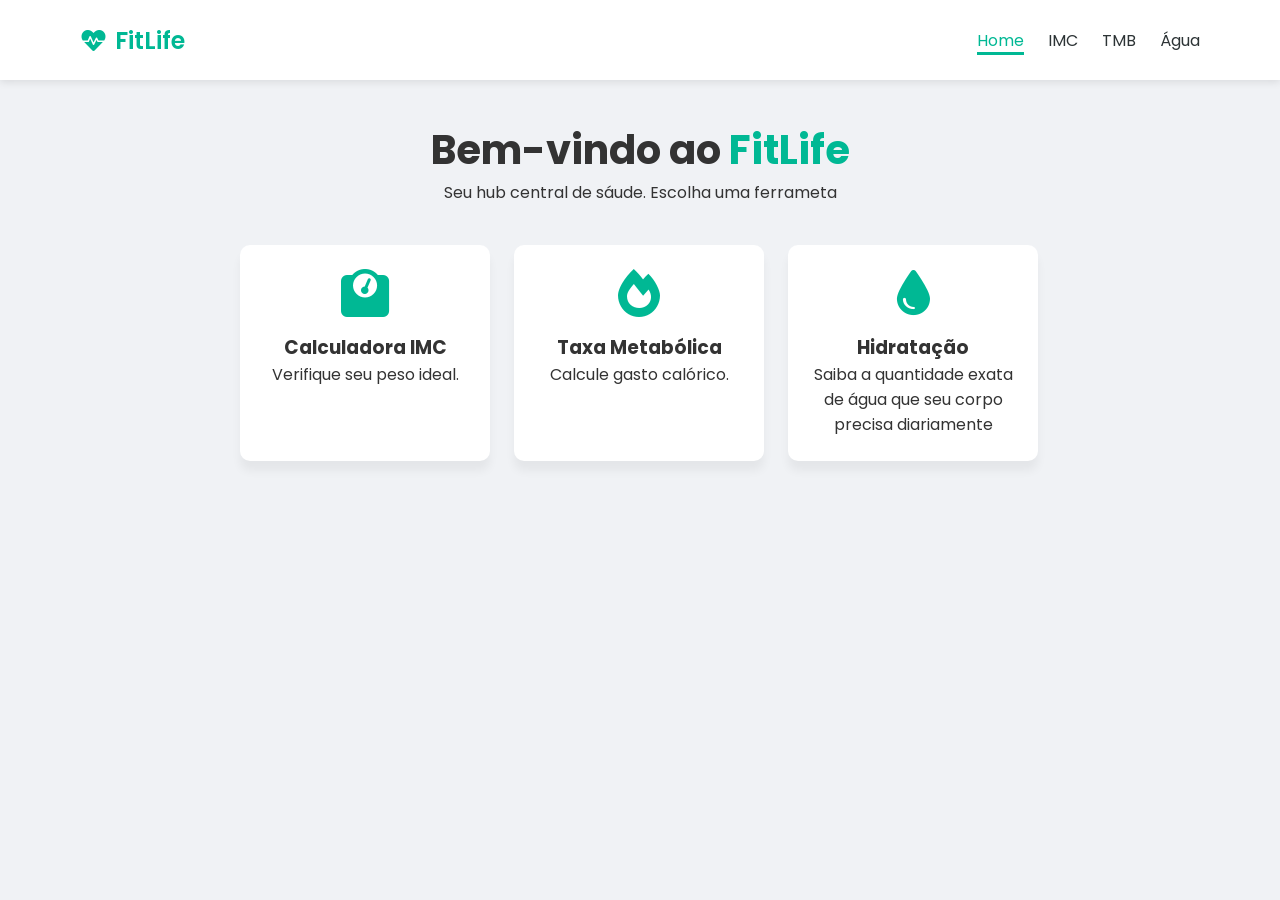
<file: index.html>
<!DOCTYPE html>
<html lang="pt-BR">
<head>
    <meta charset="UTF-8">
    <meta name="viewport" content="width=device-width, initial-scale=1.0">
    <link rel="preconnect" href="https://fonts.googleapis.com">
    <link rel="preconnect" href="https://fonts.gstatic.com" crossorigin>
    <link rel="stylesheet" href="css/styles.css">
    <link
    rel="stylesheet"
    href="https://cdnjs.cloudflare.com/ajax/libs/font-awesome/6.0.0/css/all.min.css"
    />
    <link href="https://fonts.googleapis.com/css2?family=Poppins:ital,wght@0,100;0,200;0,300;0,400;0,500;0,600;0,700;0,800;0,900;1,100;1,200;1,300;1,400;1,500;1,600;1,700;1,800;1,900&display=swap" rel="stylesheet">
    <title>Fitlife</title>
</head>
<body>  

    <nav>
        <a class="logo" href="index.html">
            <i class="fas fa-heartbeat"></i> FitLife
        </a>

        <ul class="nav-links">
            <li><a class="nav-link" id="nav-active" href="index.html">Home</a></li>
            <li><a class="nav-link" href="pages/imc.html">IMC</a></li>
            <li><a class="nav-link" href="pages/tmb.html">TMB</a></li>
            <li><a class="nav-link" href="pages/water.html">Água</a></li>
        </ul>
    </nav>

    <header class="header-container">
        <h1>Bem-vindo ao <span>FitLife</span></h1>
        <p>Seu hub central de sáude. Escolha uma ferrameta</p>
    </header>

    <main>
        <section class="cards-section">
            <a class="feature-card" href="pages/imc.html">
                <i class="fas fa-weight"></i>
                <h3>Calculadora IMC</h3>
                <p>Verifique seu peso ideal.</p>
            </a>
            <a class="feature-card" href="pages/tmb.html">
                <i class="fas fa-fire"></i>
                <h3>Taxa Metabólica</h3>
                <p>Calcule gasto calórico.</p>
            </a>
            <a class="feature-card" href="pages/water.html">
                <i class="fas fa-tint"></i>
                <h3>Hidratação</h3>
                <p>Saiba a quantidade exata de água que seu corpo precisa diariamente</p>
            </a>
        </section>
    </main>

</body>
</html>
</file>
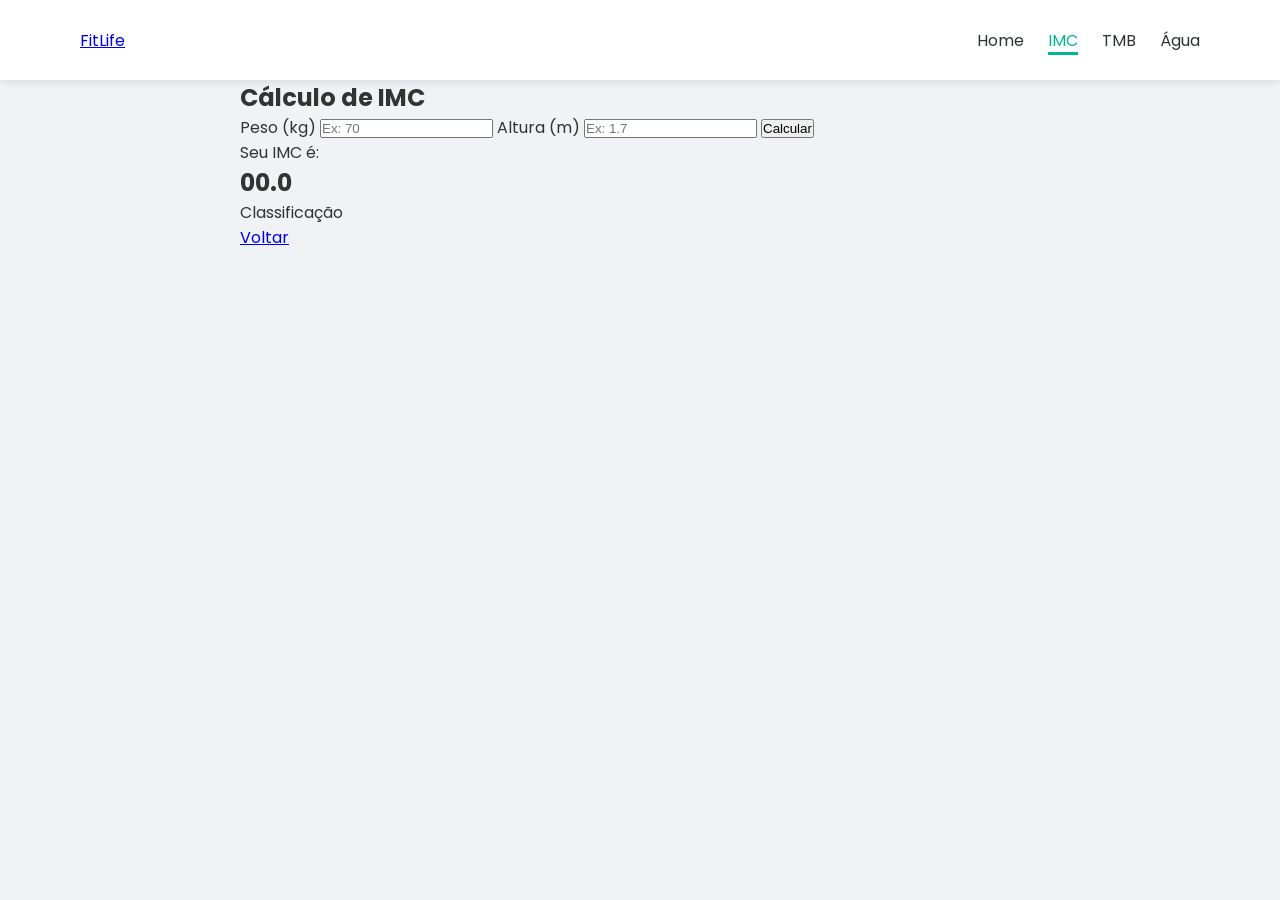
<file: pages/imc.html>
<!DOCTYPE html>
<html lang="pt-BR">
<head>
    <meta charset="UTF-8">
    <meta name="viewport" content="width=device-width, initial-scale=1.0">
    <link rel="preconnect" href="https://fonts.googleapis.com">
    <link rel="preconnect" href="https://fonts.gstatic.com" crossorigin>
    <link rel="stylesheet" href="../css/styles.css">
    <link
    rel="stylesheet"
    href="https://cdnjs.cloudflare.com/ajax/libs/font-awesome/6.0.0/css/all.min.css"
    />
    <link href="https://fonts.googleapis.com/css2?family=Poppins:ital,wght@0,100;0,200;0,300;0,400;0,500;0,600;0,700;0,800;0,900;1,100;1,200;1,300;1,400;1,500;1,600;1,700;1,800;1,900&display=swap" rel="stylesheet">
    <title>FitLife | IMC</title>
</head>
<body>

    <nav>
        <a href="../index.html">FitLife</a>

        <ul class="nav-links">
            <li><a class="nav-link" href="../index.html">Home</a></li>
            <li><a class="nav-link" id="nav-active" href="imc.html">IMC</a></li>
            <li><a class="nav-link" href="tmb.html">TMB</a></li>
            <li><a class="nav-link" href="water.html">Água</a></li>
        </ul>
    </nav>

    <main>
        <section>

            <h1>Cálculo de IMC</h1>

            <form>

                <label for="weight">Peso (kg)</label>
                <input type="number" id="weight" placeholder="Ex: 70" required>

                <label for="height">Altura (m)</label>
                <input type="number" id="height" placeholder="Ex: 1.7" required
                step="any"
                >

                <button type="submit">Calcular</button>

            </form>

            <div>
                <p>Seu IMC é:</p>
                <h2>00.0</h2>
                <p>Classificação</p>
            </div>


            <a href="../index.html">Voltar</a>
        </section>
        
    </main>
    
</body>
</html>
</file>
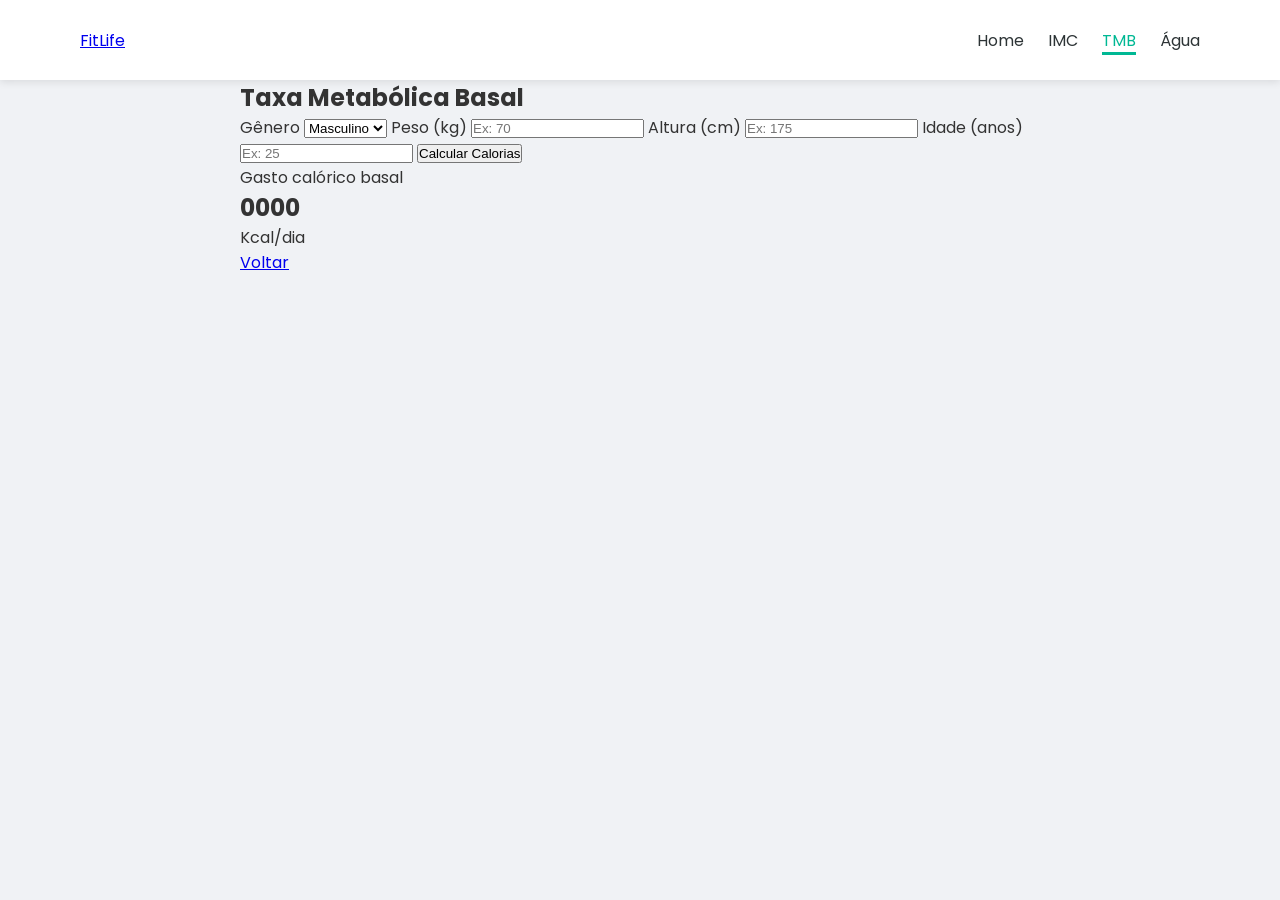
<file: pages/tmb.html>
<!DOCTYPE html>
<html lang="pt-BR">
<head>
    <meta charset="UTF-8">
    <meta name="viewport" content="width=device-width, initial-scale=1.0">
    <link rel="preconnect" href="https://fonts.googleapis.com">
    <link rel="preconnect" href="https://fonts.gstatic.com" crossorigin>
    <link rel="stylesheet" href="../css/styles.css">
    <link
    rel="stylesheet"
    href="https://cdnjs.cloudflare.com/ajax/libs/font-awesome/6.0.0/css/all.min.css"
    />
    <link href="https://fonts.googleapis.com/css2?family=Poppins:ital,wght@0,100;0,200;0,300;0,400;0,500;0,600;0,700;0,800;0,900;1,100;1,200;1,300;1,400;1,500;1,600;1,700;1,800;1,900&display=swap" rel="stylesheet">
    <title>FitLife | TMB</title>
</head>
<body>

    <nav>
        <a href="../index.html">FitLife</a>

        <ul class="nav-links">
            <li><a class="nav-link" href="../index.html">Home</a></li>
            <li><a class="nav-link" href="imc.html">IMC</a></li>
            <li><a class="nav-link" id="nav-active" href="tmb.html">TMB</a></li>
            <li><a class="nav-link" href="water.html">Água</a></li>
        </ul>
    </nav>
    
    <main>
        <section>
            <h1>Taxa Metabólica Basal</h1>

            <form>

                <label for="gender">Gênero</label>
                <select id="gender">
                    <option value="male">Masculino</option>
                    <option value="female">Feminino</option>
                </select>

                <label for="weight">Peso (kg)</label>
                <input type="number" id="weight" placeholder="Ex: 70">

                <label for="height">Altura (cm)</label>
                <input type="number" id="height" placeholder="Ex: 175">

                <label for="age">Idade (anos)</label>
                <input type="number" id="age" placeholder="Ex: 25">

                <button type="submit">Calcular Calorias</button>
            </form>

            <div>
                <p>Gasto calórico basal</p>
                <h2>0000</h2>
                <p>Kcal/dia</p>
            </div>

            <a href="../index.html">Voltar</a>
        </section>
    </main>

</body>
</html>
</file>
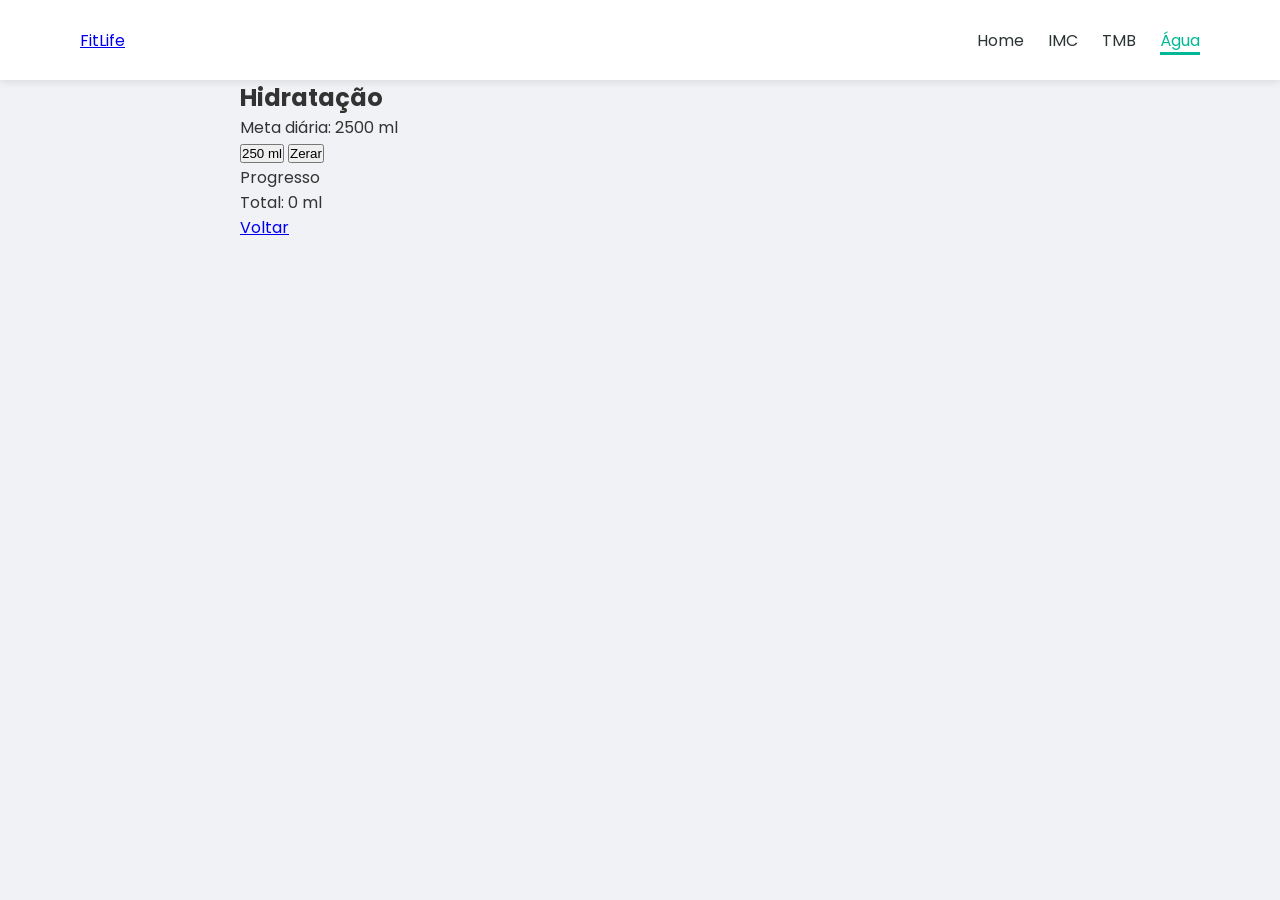
<file: pages/water.html>
<!DOCTYPE html>
<html lang="pt-BR">
<head>
    <meta charset="UTF-8">
    <meta name="viewport" content="width=device-width, initial-scale=1.0">
    <link rel="preconnect" href="https://fonts.googleapis.com">
    <link rel="preconnect" href="https://fonts.gstatic.com" crossorigin>
    <link rel="stylesheet" href="../css/styles.css">
    <link
    rel="stylesheet"
    href="https://cdnjs.cloudflare.com/ajax/libs/font-awesome/6.0.0/css/all.min.css"
    />
    <link href="https://fonts.googleapis.com/css2?family=Poppins:ital,wght@0,100;0,200;0,300;0,400;0,500;0,600;0,700;0,800;0,900;1,100;1,200;1,300;1,400;1,500;1,600;1,700;1,800;1,900&display=swap" rel="stylesheet">
    <title>FitLife | Água</title>
</head>
<body>

    <nav>
        <a href="../index.html">FitLife</a>

        <ul class="nav-links">
            <li><a class="nav-link" href="../index.html">Home</a></li>
            <li><a class="nav-link" href="imc.html">IMC</a></li>
            <li><a class="nav-link" href="tmb.html">TMB</a></li>
            <li><a class="nav-link" id="nav-active" href="water.html">Água</a></li>
        </ul>
    </nav>
    
    <main>
        <section>
            <h1>Hidratação</h1>
            <p>Meta diária: 2500 ml</p>

            <div>
                <button type="button">250 ml</button>
                <button type="button">Zerar</button>


                <div>
                    <p>Progresso</p>
                </div>

                <p>Total: <span>0</span> ml</p>

            </div>

            <a href="../index.html">Voltar</a>
        </section>

    </main>

</body>
</html>
</file>
<file: css/styles.css>
* {
    margin: 0;
    padding: 0;
    box-sizing: border-box;
}

body {
    font-family: 'Poppins', sans-serif;
    background-color: #f0f2f5;
    color: #333
}

nav {
    /* flexbox */
    display: flex;
    justify-content: space-between;
    align-items: center;

    height: 80px;
    background-color: #fff;
    padding: 0 80px;
    box-shadow: 0 2px 8px rgba(0 , 0, 0, 0.1);
}

.logo {
    /* flexbox */
    display: flex;
    align-items: center;
    gap: 8px;
    font-size:24px;
    color: #00b894;
    text-decoration: none;
    font-weight: 600;
}

.nav-links {
    display: flex;
    list-style: none;
    gap: 24px
}

.nav-link {
    text-decoration: none;
    color: #2d3436;
    font-size: 16px;
}

.nav-link:hover {
    color: #00b894
}

#nav-active { 
    border-bottom: 3px #00b894 solid;
    color: #00b894
}

.header-container {
    text-align: center;
    padding: 40px 0;
}

.header-container h1 {
    font-size: 40px;
}

.header-container span {
    color: #00b894
}

main {
    width: 800px;
    margin: 0 auto;
}

.cards-section {
    display: flex;
    gap: 24px;
    text-align: center;
}

.feature-card {
    background-color: #fff;
    color: #333;
    padding: 24px;
    border-radius: 10px;
    text-align: center;
    text-decoration: none;
    box-shadow: 0 10px 10px rgba(0, 0, 0, 0.05);
    width: 250px;
}

.feature-card:hover {
    border: 2px solid #00b894;
}

.feature-card i {
    font-size: 48px;
    color: #00b894;
    margin-bottom: 16px;
}
</file>
